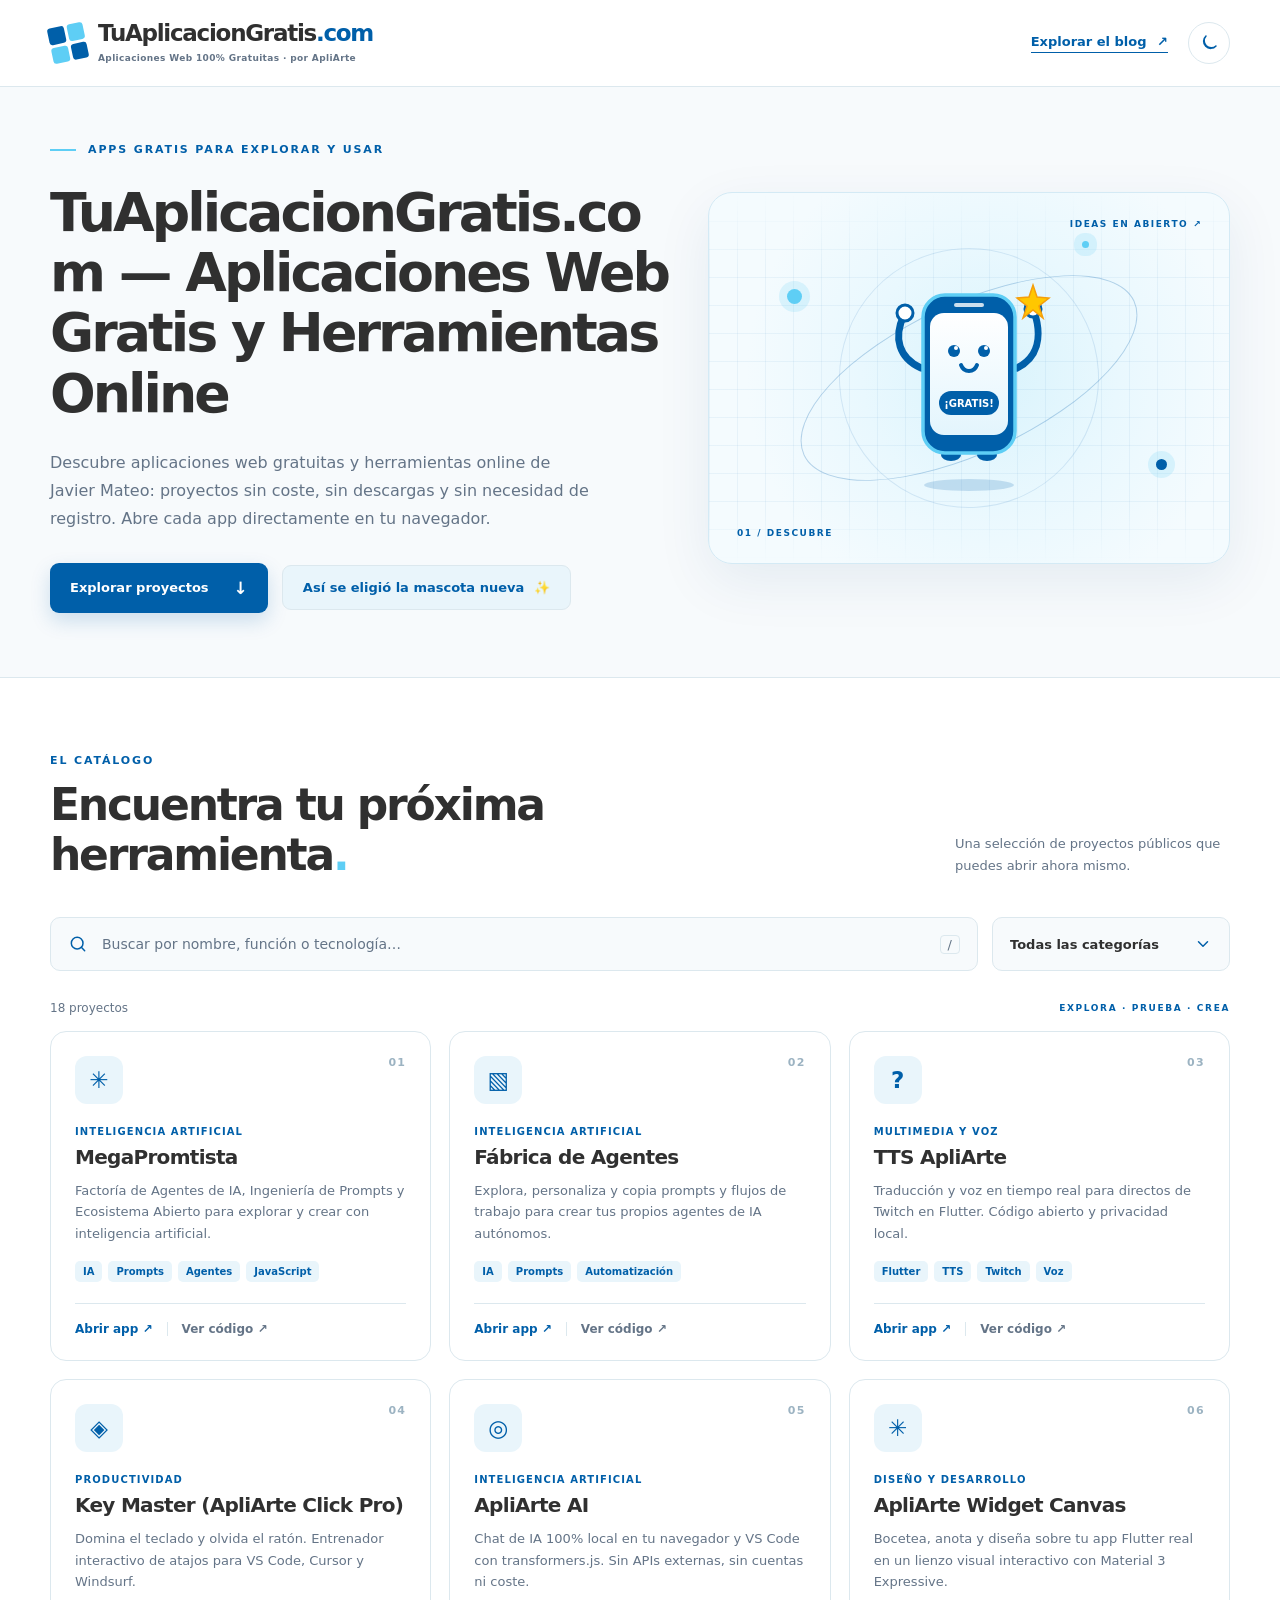
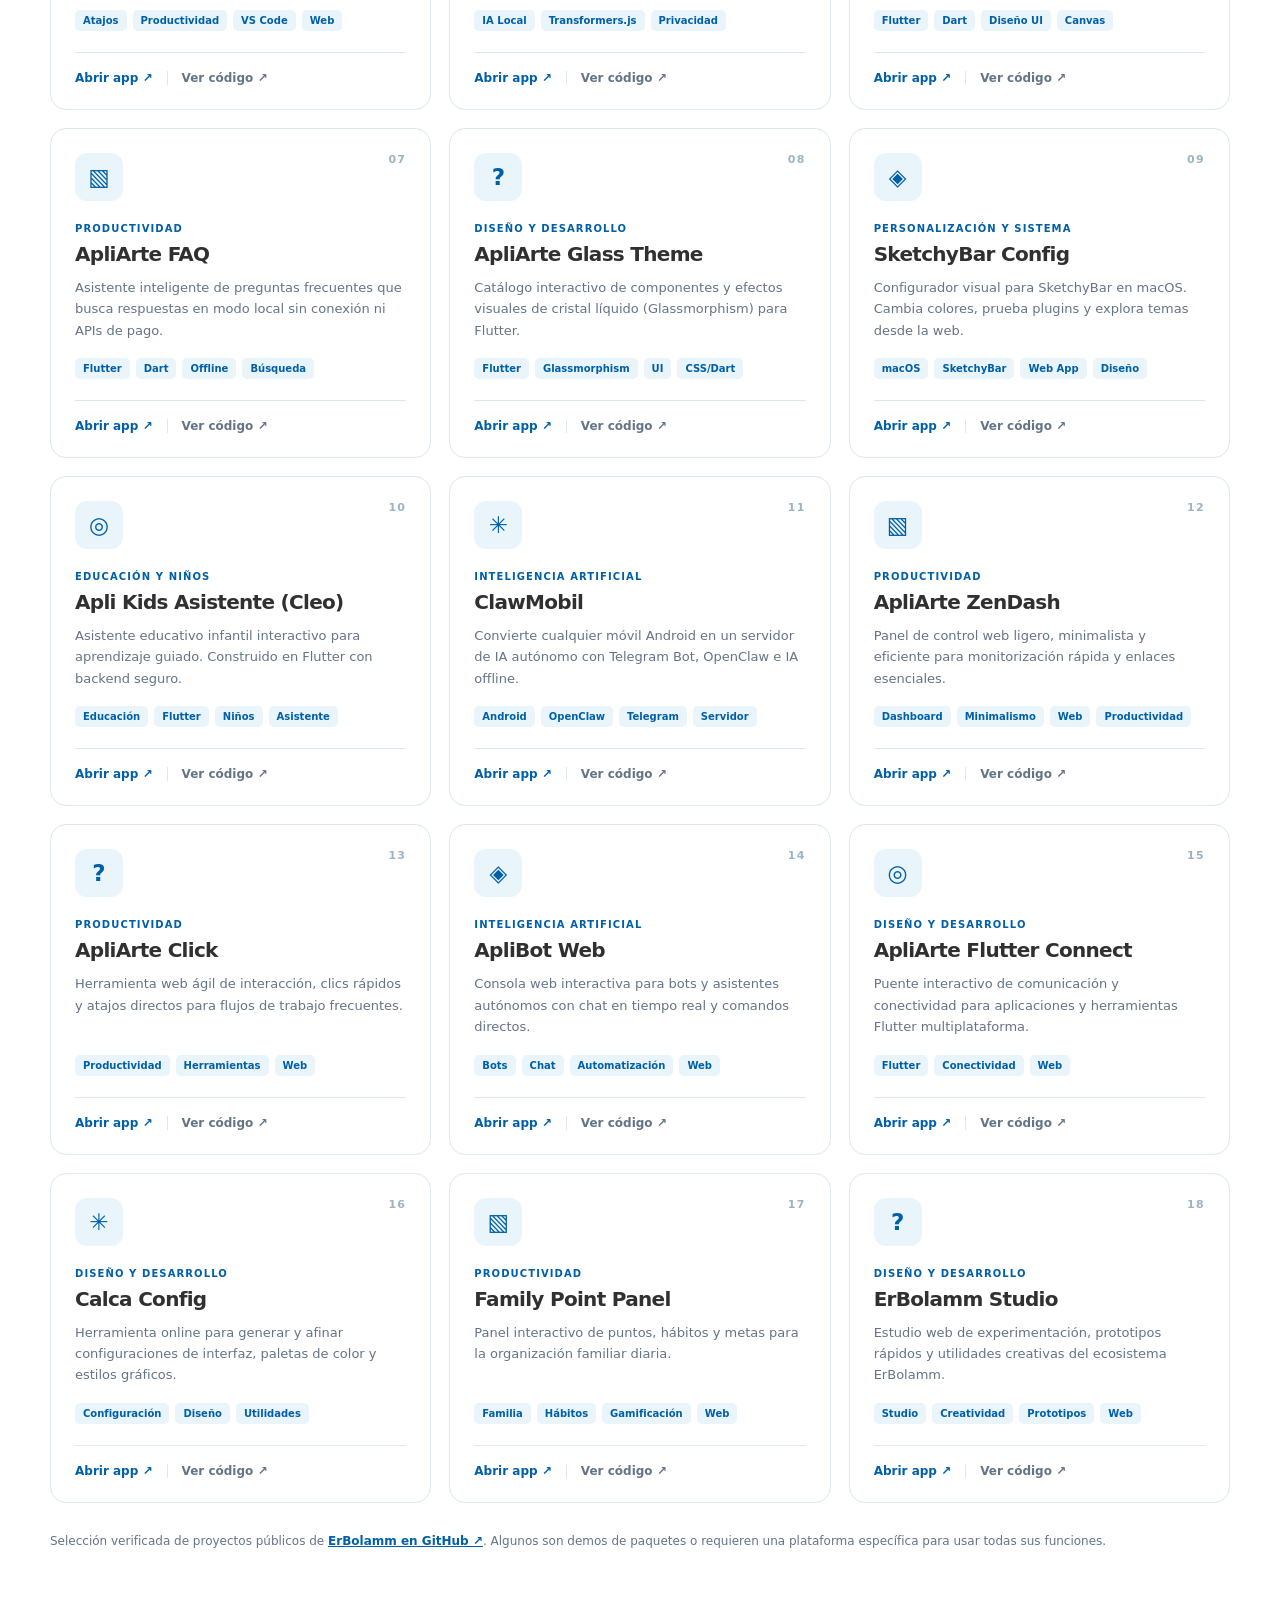
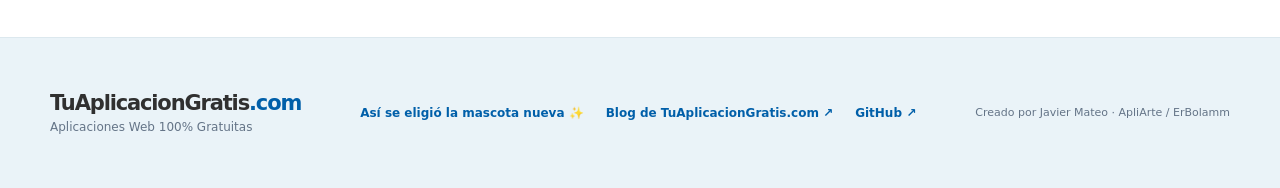
<file: index.html>
<!doctype html>
<html lang="es">
  <head>
    <meta charset="utf-8">
    <meta name="viewport" content="width=device-width, initial-scale=1">
    <meta name="theme-color" content="#f7fafc">
    <meta name="description" content="Catálogo oficial de TuAplicacionGratis.com: las mejores aplicaciones web gratis, utilidades online y software libre creados por Javier Mateo. Úsalas directamente en tu navegador sin registro.">
    <meta name="keywords" content="apps gratis, aplicaciones gratis, aplicaciones web gratis, herramientas online gratis, software gratis, utilidades web gratuitas, free web apps, free online tools, tuaplicaciongratis.com, javier mateo, apliarte, erbolamm">
    <title>TuAplicacionGratis.com — Aplicaciones Web Gratis y Herramientas Online</title>
    <link rel="canonical" href="https://tuaplicaciongratis.com/">
    <meta property="og:title" content="TuAplicacionGratis.com — Aplicaciones Web Gratis y Herramientas Online">
    <meta property="og:description" content="Catálogo oficial de TuAplicacionGratis.com: las mejores aplicaciones web gratis, utilidades online y software libre creados por Javier Mateo. Úsalas directamente en tu navegador sin registro.">
    <meta property="og:url" content="https://tuaplicaciongratis.com/">
    <meta property="og:site_name" content="TuAplicacionGratis.com">
    <meta property="og:type" content="website">
    <meta property="og:locale" content="es_ES">
    <meta name="twitter:card" content="summary_large_image">
    <meta name="twitter:title" content="TuAplicacionGratis.com — Aplicaciones Web Gratis y Herramientas Online">
    <meta name="twitter:description" content="Catálogo oficial de TuAplicacionGratis.com: las mejores aplicaciones web gratis, utilidades online y software libre creados por Javier Mateo. Úsalas directamente en tu navegador sin registro.">
    <script type="application/ld+json">
      {
        "@context": "https://schema.org",
        "@type": "WebSite",
        "name": "TuAplicacionGratis.com",
        "url": "https://tuaplicaciongratis.com/",
        "description": "Aplicaciones web gratuitas y herramientas online de Javier Mateo.",
        "potentialAction": {
          "@type": "SearchAction",
          "target": "https://tuaplicaciongratis.com/?q={search_term_string}#explorar",
          "query-input": "required name=search_term_string"
        }
      }
    </script>
    <script type="application/ld+json">
      {
        "@context": "https://schema.org",
        "@type": "ItemList",
        "name": "Aplicaciones web gratuitas de TuAplicacionGratis.com",
        "url": "https://tuaplicaciongratis.com/#explorar",
        "numberOfItems": 18,
        "itemListElement": [
          {
            "@type": "ListItem",
            "position": 1,
            "item": {
              "@type": "WebApplication",
              "name": "MegaPromtista",
              "description": "Factoría de Agentes de IA, Ingeniería de Prompts y Ecosistema Abierto para explorar y crear con inteligencia artificial.",
              "url": "https://megapromtista.com/",
              "applicationCategory": "Inteligencia artificial",
              "operatingSystem": "Any",
              "offers": {"@type": "Offer", "price": "0", "priceCurrency": "EUR"}
            }
          },
          {
            "@type": "ListItem",
            "position": 2,
            "item": {
              "@type": "WebApplication",
              "name": "Fábrica de Agentes",
              "description": "Explora, personaliza y copia prompts y flujos de trabajo para crear tus propios agentes de IA autónomos.",
              "url": "https://erbolamm.github.io/FabricaDeAgentesApliarte/",
              "applicationCategory": "Inteligencia artificial",
              "operatingSystem": "Any",
              "offers": {"@type": "Offer", "price": "0", "priceCurrency": "EUR"}
            }
          },
          {
            "@type": "ListItem",
            "position": 3,
            "item": {
              "@type": "WebApplication",
              "name": "TTS ApliArte",
              "description": "Traducción y voz en tiempo real para directos de Twitch en Flutter. Código abierto y privacidad local.",
              "url": "https://erbolamm.github.io/tts-apliarte/landing.html",
              "applicationCategory": "Multimedia y voz",
              "operatingSystem": "Any",
              "offers": {"@type": "Offer", "price": "0", "priceCurrency": "EUR"}
            }
          },
          {
            "@type": "ListItem",
            "position": 4,
            "item": {
              "@type": "WebApplication",
              "name": "Key Master (ApliArte Click Pro)",
              "description": "Domina el teclado y olvida el ratón. Entrenador interactivo de atajos para VS Code, Cursor y Windsurf.",
              "url": "https://apliarte-click-pro-2026.web.app/",
              "applicationCategory": "Productividad",
              "operatingSystem": "Any",
              "offers": {"@type": "Offer", "price": "0", "priceCurrency": "EUR"}
            }
          },
          {
            "@type": "ListItem",
            "position": 5,
            "item": {
              "@type": "WebApplication",
              "name": "ApliArte AI",
              "description": "Chat de IA 100% local en tu navegador y VS Code con transformers.js. Sin APIs externas, sin cuentas ni coste.",
              "url": "https://erbolamm.github.io/apliarte-ai/",
              "applicationCategory": "Inteligencia artificial",
              "operatingSystem": "Any",
              "offers": {"@type": "Offer", "price": "0", "priceCurrency": "EUR"}
            }
          },
          {
            "@type": "ListItem",
            "position": 6,
            "item": {
              "@type": "WebApplication",
              "name": "ApliArte Widget Canvas",
              "description": "Bocetea, anota y diseña sobre tu app Flutter real en un lienzo visual interactivo con Material 3 Expressive.",
              "url": "https://erbolamm.github.io/apliarte-widget-canvas/",
              "applicationCategory": "Diseño y desarrollo",
              "operatingSystem": "Any",
              "offers": {"@type": "Offer", "price": "0", "priceCurrency": "EUR"}
            }
          },
          {
            "@type": "ListItem",
            "position": 7,
            "item": {
              "@type": "WebApplication",
              "name": "ApliArte FAQ",
              "description": "Asistente inteligente de preguntas frecuentes que busca respuestas en modo local sin conexión ni APIs de pago.",
              "url": "https://erbolamm.github.io/apliarte_faq/",
              "applicationCategory": "Productividad",
              "operatingSystem": "Any",
              "offers": {"@type": "Offer", "price": "0", "priceCurrency": "EUR"}
            }
          },
          {
            "@type": "ListItem",
            "position": 8,
            "item": {
              "@type": "WebApplication",
              "name": "ApliArte Glass Theme",
              "description": "Catálogo interactivo de componentes y efectos visuales de cristal líquido (Glassmorphism) para Flutter.",
              "url": "https://erbolamm.github.io/apliarte-glass-theme/",
              "applicationCategory": "Diseño y desarrollo",
              "operatingSystem": "Any",
              "offers": {"@type": "Offer", "price": "0", "priceCurrency": "EUR"}
            }
          },
          {
            "@type": "ListItem",
            "position": 9,
            "item": {
              "@type": "WebApplication",
              "name": "SketchyBar Config",
              "description": "Configurador visual para SketchyBar en macOS. Cambia colores, prueba plugins y explora temas desde la web.",
              "url": "https://erbolamm.github.io/SketchyBar-Config/",
              "applicationCategory": "Personalización y sistema",
              "operatingSystem": "Any",
              "offers": {"@type": "Offer", "price": "0", "priceCurrency": "EUR"}
            }
          },
          {
            "@type": "ListItem",
            "position": 10,
            "item": {
              "@type": "WebApplication",
              "name": "Apli Kids Asistente (Cleo)",
              "description": "Asistente educativo infantil interactivo para aprendizaje guiado. Construido en Flutter con backend seguro.",
              "url": "https://erbolamm.github.io/apli-kids-asis/",
              "applicationCategory": "Educación y niños",
              "operatingSystem": "Any",
              "offers": {"@type": "Offer", "price": "0", "priceCurrency": "EUR"}
            }
          },
          {
            "@type": "ListItem",
            "position": 11,
            "item": {
              "@type": "WebApplication",
              "name": "ClawMobil",
              "description": "Convierte cualquier móvil Android en un servidor de IA autónomo con Telegram Bot, OpenClaw e IA offline.",
              "url": "https://erbolamm.github.io/ClawMobil/",
              "applicationCategory": "Inteligencia artificial",
              "operatingSystem": "Any",
              "offers": {"@type": "Offer", "price": "0", "priceCurrency": "EUR"}
            }
          },
          {
            "@type": "ListItem",
            "position": 12,
            "item": {
              "@type": "WebApplication",
              "name": "ApliArte ZenDash",
              "description": "Panel de control web ligero, minimalista y eficiente para monitorización rápida y enlaces esenciales.",
              "url": "https://erbolamm.github.io/ApliArteZenDash/",
              "applicationCategory": "Productividad",
              "operatingSystem": "Any",
              "offers": {"@type": "Offer", "price": "0", "priceCurrency": "EUR"}
            }
          },
          {
            "@type": "ListItem",
            "position": 13,
            "item": {
              "@type": "WebApplication",
              "name": "ApliArte Click",
              "description": "Herramienta web ágil de interacción, clics rápidos y atajos directos para flujos de trabajo frecuentes.",
              "url": "https://erbolamm.github.io/ApliArteClick/",
              "applicationCategory": "Productividad",
              "operatingSystem": "Any",
              "offers": {"@type": "Offer", "price": "0", "priceCurrency": "EUR"}
            }
          },
          {
            "@type": "ListItem",
            "position": 14,
            "item": {
              "@type": "WebApplication",
              "name": "ApliBot Web",
              "description": "Consola web interactiva para bots y asistentes autónomos con chat en tiempo real y comandos directos.",
              "url": "https://erbolamm.github.io/aplibot-web/",
              "applicationCategory": "Inteligencia artificial",
              "operatingSystem": "Any",
              "offers": {"@type": "Offer", "price": "0", "priceCurrency": "EUR"}
            }
          },
          {
            "@type": "ListItem",
            "position": 15,
            "item": {
              "@type": "WebApplication",
              "name": "ApliArte Flutter Connect",
              "description": "Puente interactivo de comunicación y conectividad para aplicaciones y herramientas Flutter multiplataforma.",
              "url": "https://erbolamm.github.io/apliarte-flutter-connect/",
              "applicationCategory": "Diseño y desarrollo",
              "operatingSystem": "Any",
              "offers": {"@type": "Offer", "price": "0", "priceCurrency": "EUR"}
            }
          },
          {
            "@type": "ListItem",
            "position": 16,
            "item": {
              "@type": "WebApplication",
              "name": "Calca Config",
              "description": "Herramienta online para generar y afinar configuraciones de interfaz, paletas de color y estilos gráficos.",
              "url": "https://erbolamm.github.io/calca-config/",
              "applicationCategory": "Diseño y desarrollo",
              "operatingSystem": "Any",
              "offers": {"@type": "Offer", "price": "0", "priceCurrency": "EUR"}
            }
          },
          {
            "@type": "ListItem",
            "position": 17,
            "item": {
              "@type": "WebApplication",
              "name": "Family Point Panel",
              "description": "Panel interactivo de puntos, hábitos y metas para la organización familiar diaria.",
              "url": "https://erbolamm.github.io/family-point-panel/",
              "applicationCategory": "Productividad",
              "operatingSystem": "Any",
              "offers": {"@type": "Offer", "price": "0", "priceCurrency": "EUR"}
            }
          },
          {
            "@type": "ListItem",
            "position": 18,
            "item": {
              "@type": "WebApplication",
              "name": "ErBolamm Studio",
              "description": "Estudio web de experimentación, prototipos rápidos y utilidades creativas del ecosistema ErBolamm.",
              "url": "https://erbolamm.github.io/erbolamm-studio/",
              "applicationCategory": "Diseño y desarrollo",
              "operatingSystem": "Any",
              "offers": {"@type": "Offer", "price": "0", "priceCurrency": "EUR"}
            }
          }
        ]
      }
    </script>
    <link rel="preload" href="app.css" as="style">
    <link rel="stylesheet" href="app.css">
    <script src="app.js" defer></script>
  </head>
  <body>
    <a class="skip-link" href="#catalogo">Saltar al catálogo</a>
    <header class="site-header">
      <div class="shell header-inner">
        <a class="brand" href="/" aria-label="TuAplicacionGratis.com · Inicio">
          <span class="brand-mark" aria-hidden="true"><span></span><span></span><span></span><span></span></span>
          <span class="brand-copy"><span class="brand-name">TuAplicacionGratis<span class="brand-accent">.com</span></span><small>Aplicaciones Web 100% Gratuitas · por ApliArte</small></span>
        </a>
        <nav class="header-actions" aria-label="Navegación principal">
          <a class="blog-link" href="https://blog.tuaplicaciongratis.com" target="_blank" rel="noopener noreferrer">Explorar el blog <span aria-hidden="true">↗</span></a>
          <button class="theme-toggle" id="theme-toggle" type="button" aria-label="Activar modo oscuro" aria-pressed="false" title="Cambiar tema">
            <svg class="moon-icon" viewBox="0 0 24 24" fill="none" stroke="currentColor" stroke-width="1.8" stroke-linecap="round" stroke-linejoin="round" aria-hidden="true"><path d="M20.4 15.6A8.5 8.5 0 0 1 8.4 3.6a8.5 8.5 0 1 0 12 12Z"/></svg>
            <svg class="sun-icon" viewBox="0 0 24 24" fill="none" stroke="currentColor" stroke-width="1.8" stroke-linecap="round" aria-hidden="true"><circle cx="12" cy="12" r="4"/><path d="M12 2v2m0 16v2M4.93 4.93l1.41 1.41m11.32 11.32 1.41 1.41M2 12h2m16 0h2M4.93 19.07l1.41-1.41M17.66 6.34l1.41-1.41"/></svg>
          </button>
        </nav>
      </div>
    </header>

    <main id="catalogo">
      <section class="hero shell" aria-labelledby="hero-title">
        <div class="hero-copy">
          <p class="eyebrow"><span class="eyebrow-line"></span> APPS GRATIS PARA EXPLORAR Y USAR</p>
          <h1 id="hero-title">TuAplicacionGratis.com — Aplicaciones Web Gratis y Herramientas Online</h1>
          <p class="hero-description">Descubre aplicaciones web gratuitas y herramientas online de Javier Mateo: proyectos sin coste, sin descargas y sin necesidad de registro. Abre cada app directamente en tu navegador.</p>
          <div class="hero-actions-row">
            <a class="hero-action" href="#explorar">Explorar proyectos <span aria-hidden="true">↓</span></a>
            <a class="hero-mascot-btn" href="borrador-mascotas.html">Así se eligió la mascota nueva <span aria-hidden="true">✨</span></a>
          </div>
        </div>
        <div class="hero-art" aria-hidden="true">
          <div class="art-grid"></div>
          <div class="art-orbit orbit-one"></div>
          <div class="art-orbit orbit-two"></div>
          <div class="art-mascot">
            <div class="mascot-float-wrap">
              <svg class="mascot" viewBox="0 0 200 230" fill="none" xmlns="http://www.w3.org/2000/svg" focusable="false" aria-label="Mascota oficial Sparky de TuAplicacionGratis.com">
                <ellipse class="mascot-shadow" cx="100" cy="222" rx="45" ry="6" fill="rgba(0,95,169,0.18)"/>

                <!-- Zapatitos / pies de apoyo -->
                <ellipse cx="82" cy="192" rx="10" ry="6" fill="#005fa9"/>
                <ellipse cx="118" cy="192" rx="10" ry="6" fill="#005fa9"/>

                <!-- Brazo izquierdo saludando -->
                <g class="mascot-wave-left">
                  <path d="M52 105 C30 95 24 75 35 52" stroke="#005fa9" stroke-width="7" stroke-linecap="round" fill="none"/>
                  <circle cx="36" cy="50" r="8" fill="#ffffff" stroke="#005fa9" stroke-width="3"/>
                </g>

                <!-- Brazo derecho levantando estrella -->
                <g class="mascot-wave-right">
                  <path d="M148 105 C168 95 174 75 165 48" stroke="#005fa9" stroke-width="7" stroke-linecap="round" fill="none"/>
                  <circle cx="164" cy="46" r="8" fill="#ffffff" stroke="#005fa9" stroke-width="3"/>
                  <!-- Estrella brillante -->
                  <path class="mascot-sparkle" d="M164 22 L168 34 L180 35 L170 43 L174 55 L164 47 L154 55 L158 43 L148 35 L160 34 Z" fill="#ffc700" stroke="#f59e0b" stroke-width="1.5"/>
                </g>

                <!-- Cuerpo Smartphone -->
                <rect x="54" y="32" width="92" height="158" rx="22" fill="#005fa9" stroke="#5ecef5" stroke-width="3.5"/>
                <rect x="85" y="40" width="30" height="4" rx="2" fill="#ffffff" opacity="0.8"/>

                <!-- Pantalla con degradado -->
                <defs>
                  <linearGradient id="p2-screen" x1="0" y1="0" x2="0" y2="1">
                    <stop offset="0%" stop-color="#ffffff"/>
                    <stop offset="100%" stop-color="#e3f5fd"/>
                  </linearGradient>
                </defs>
                <rect x="61" y="50" width="78" height="122" rx="14" fill="url(#p2-screen)"/>

                <!-- Cara alegre -->
                <circle cx="85" cy="88" r="6" fill="#005fa9"/>
                <circle cx="87" cy="85" r="2" fill="#ffffff"/>
                <circle cx="115" cy="88" r="6" fill="#005fa9"/>
                <circle cx="117" cy="85" r="2" fill="#ffffff"/>
                <path d="M92 102 C95 110 105 110 108 102" stroke="#005fa9" stroke-width="4" stroke-linecap="round" fill="none"/>

                <!-- Insignia en pantalla -->
                <rect x="70" y="128" width="60" height="24" rx="12" fill="#005fa9"/>
                <text x="100" y="144" font-size="10" font-weight="900" fill="#ffffff" text-anchor="middle" font-family="system-ui, -apple-system, sans-serif">¡GRATIS!</text>
              </svg>
            </div>
          </div>
          <span class="art-dot dot-one"></span><span class="art-dot dot-two"></span><span class="art-dot dot-three"></span>
          <span class="art-label label-one">01 / DESCUBRE</span><span class="art-label label-two">IDEAS EN ABIERTO ↗</span>
        </div>
      </section>

      <section class="catalog-section" id="explorar" aria-labelledby="catalog-title">
        <div class="shell">
          <div class="section-heading">
            <div><p class="section-kicker">EL CATÁLOGO</p><h2 id="catalog-title">Encuentra tu próxima herramienta<span>.</span></h2></div>
            <p class="section-aside">Una selección de proyectos públicos que puedes abrir ahora mismo.</p>
          </div>
          <div class="controls" role="search" aria-label="Buscar proyectos">
            <label class="search-box" for="search-input"><svg viewBox="0 0 24 24" fill="none" stroke="currentColor" stroke-width="1.8" stroke-linecap="round" aria-hidden="true"><circle cx="11" cy="11" r="7"/><path d="m20 20-4-4"/></svg><input id="search-input" type="search" placeholder="Buscar por nombre, función o tecnología…" autocomplete="off"><span class="search-shortcut" aria-hidden="true">/</span></label>
            <label class="category-wrap" for="category-filter"><span class="sr-only">Filtrar por categoría</span><select id="category-filter"><option value="all">Todas las categorías</option></select><svg viewBox="0 0 24 24" fill="none" stroke="currentColor" stroke-width="2" stroke-linecap="round" stroke-linejoin="round" aria-hidden="true"><path d="m6 9 6 6 6-6"/></svg></label>
          </div>
          <div class="results-bar"><p id="results-count" role="status" aria-live="polite">Cargando proyectos…</p><span class="results-decoration" aria-hidden="true">EXPLORA · PRUEBA · CREA</span></div>
          <div class="card-grid" id="card-grid" aria-live="off"></div>
          <div class="empty-state" id="empty-state" hidden><span aria-hidden="true">⌕</span><h3>No encontramos coincidencias</h3><p>Prueba con otro término o cambia la categoría.</p><button id="reset-filters" type="button">Ver todos los proyectos <span aria-hidden="true">↗</span></button></div>
          <p class="catalog-note">Selección verificada de proyectos públicos de <a href="https://github.com/erbolamm" target="_blank" rel="noopener noreferrer">ErBolamm en GitHub ↗</a>. Algunos son demos de paquetes o requieren una plataforma específica para usar todas sus funciones.</p>
        </div>
      </section>
    </main>

    <footer class="site-footer"><div class="shell footer-inner"><div><span class="footer-brand">TuAplicacionGratis<span>.com</span></span><p>Aplicaciones Web 100% Gratuitas</p></div><div class="footer-links"><a href="borrador-mascotas.html">Así se eligió la mascota nueva ✨</a><a href="https://blog.tuaplicaciongratis.com" target="_blank" rel="noopener noreferrer">Blog de TuAplicacionGratis.com ↗</a><a href="https://github.com/erbolamm" target="_blank" rel="noopener noreferrer">GitHub ↗</a></div><span class="footer-credit">Creado por Javier Mateo · ApliArte / ErBolamm</span></div></footer>
    <script>
      const catalogQuery = new URLSearchParams(window.location.search).get("q");
      if (catalogQuery) document.getElementById("search-input").value = catalogQuery;
    </script>
  </body>
</html>
</file>
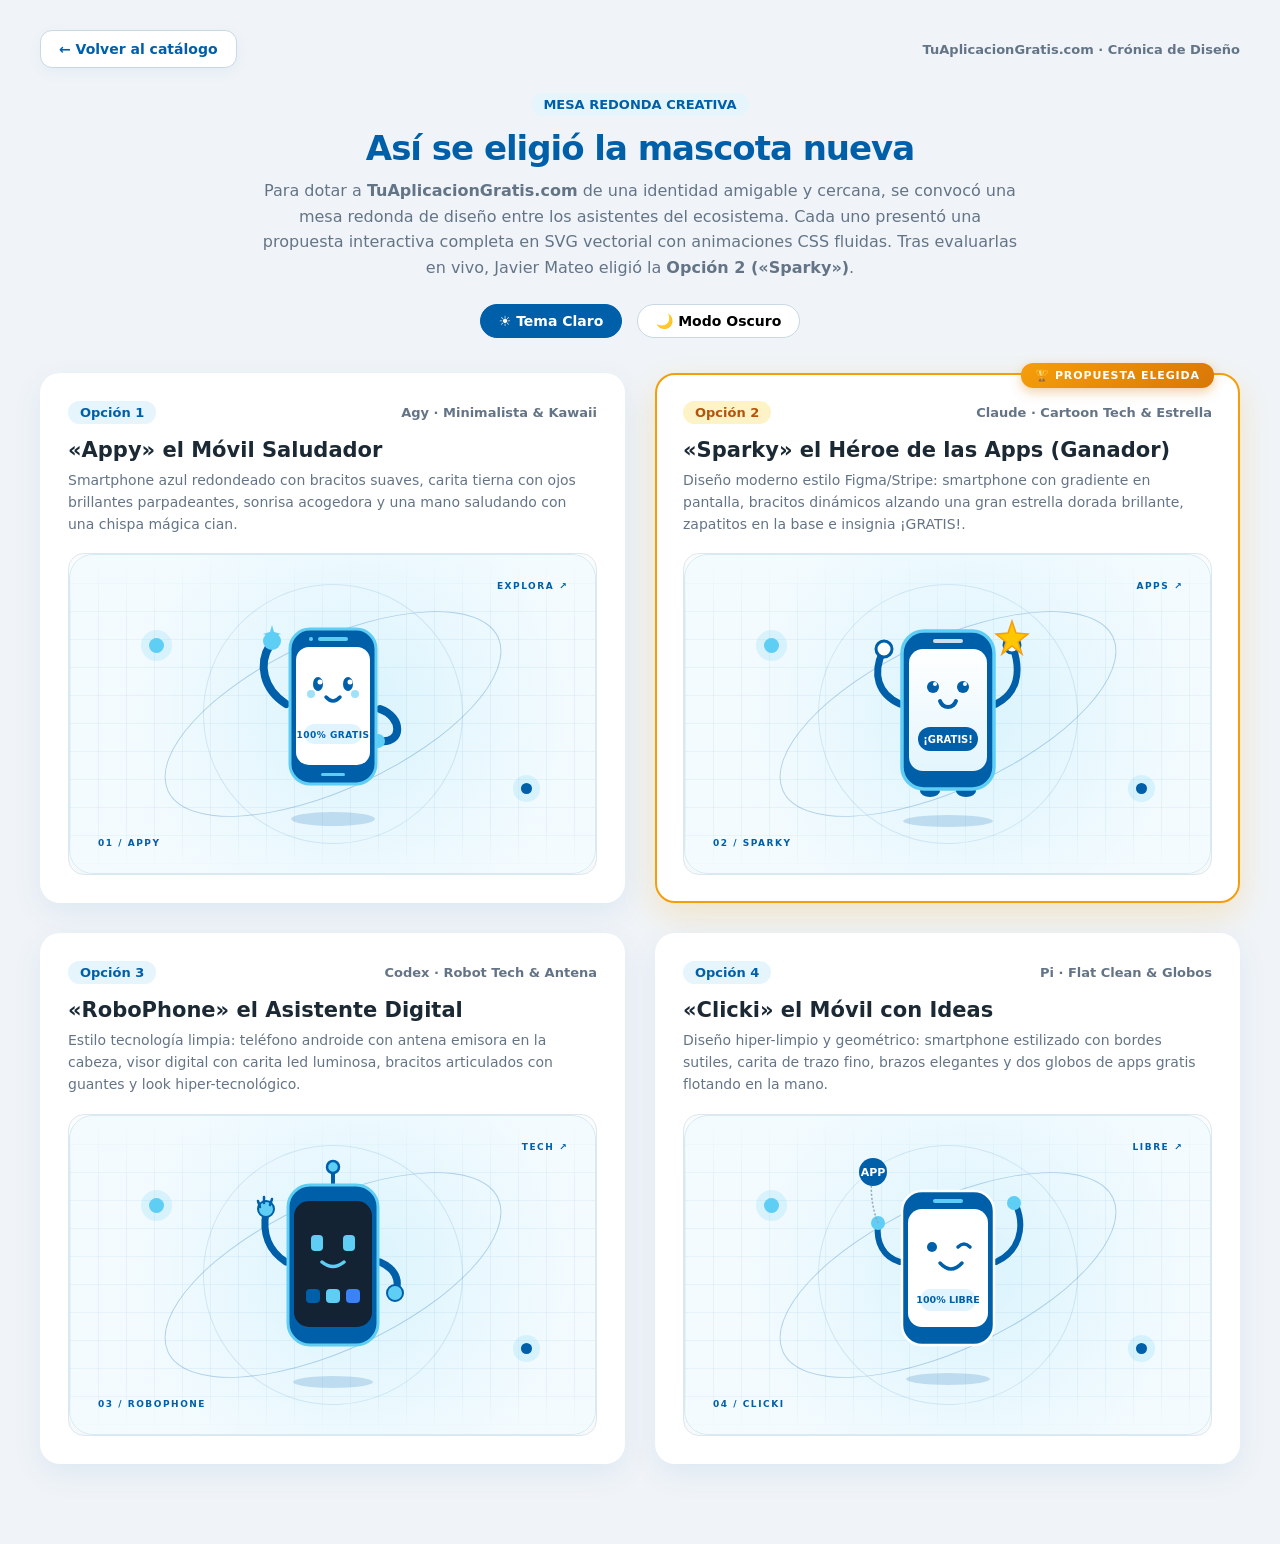
<file: borrador-mascotas.html>
<!DOCTYPE html>
<html lang="es">
<head>
  <meta charset="UTF-8">
  <meta name="viewport" content="width=device-width, initial-scale=1.0">
  <title>Así se eligió la mascota oficial · TuAplicacionGratis.com</title>
  <meta name="description" content="Mesa redonda de diseño de TuAplicacionGratis.com: las 4 propuestas animadas en SVG vectorial y la elección de Sparky como mascota oficial.">
  <link rel="stylesheet" href="app.css">
  <style>
    body {
      background: #f0f4f8;
      font-family: system-ui, -apple-system, sans-serif;
      margin: 0;
      padding: 30px 20px 80px;
      color: #1b2935;
    }
    .header-mesa {
      max-width: 1200px;
      margin: 0 auto 35px;
      text-align: center;
    }
    .back-nav {
      display: flex;
      justify-content: space-between;
      align-items: center;
      max-width: 1200px;
      margin: 0 auto 25px;
    }
    .back-btn {
      display: inline-flex;
      align-items: center;
      gap: 8px;
      padding: 10px 18px;
      border-radius: 12px;
      background: #fff;
      border: 1px solid #c8d8e4;
      color: #005fa9;
      font-weight: 750;
      font-size: 14px;
      text-decoration: none;
      box-shadow: 0 4px 14px rgba(0,95,169,0.06);
      transition: all .2s;
    }
    .back-btn:hover {
      background: #005fa9;
      color: #fff;
      transform: translateY(-2px);
    }
    .header-mesa h1 {
      font-size: 34px;
      margin: 12px 0 10px;
      color: #005fa9;
      letter-spacing: -0.03em;
    }
    .header-mesa p {
      font-size: 16px;
      color: #647487;
      margin: 0 auto;
      max-width: 760px;
      line-height: 1.6;
    }
    .theme-bar {
      display: flex;
      justify-content: center;
      gap: 15px;
      margin-top: 24px;
    }
    .theme-btn {
      padding: 8px 18px;
      border-radius: 20px;
      border: 1px solid #c8d8e4;
      background: #fff;
      cursor: pointer;
      font-weight: 700;
      font-size: 14px;
      transition: all .2s;
    }
    .theme-btn.active {
      background: #005fa9;
      color: #fff;
      border-color: #005fa9;
    }
    .grid-propuestas {
      max-width: 1200px;
      margin: 0 auto;
      display: grid;
      grid-template-columns: repeat(2, 1fr);
      gap: 30px;
    }
    @media(max-width: 850px) {
      .grid-propuestas {
        grid-template-columns: 1fr;
      }
    }
    .card-propuesta {
      background: #fff;
      border-radius: 20px;
      padding: 26px;
      box-shadow: 0 10px 30px rgba(0, 95, 169, 0.08);
      border: 2px solid transparent;
      display: flex;
      flex-direction: column;
      position: relative;
    }
    .card-propuesta.ganadora {
      border-color: #f59e0b;
      box-shadow: 0 12px 35px rgba(245, 158, 11, 0.2);
    }
    .badge-ganadora {
      position: absolute;
      top: -12px;
      right: 24px;
      background: linear-gradient(135deg, #f59e0b, #d97706);
      color: #fff;
      font-size: 11px;
      font-weight: 900;
      letter-spacing: 0.08em;
      padding: 6px 14px;
      border-radius: 12px;
      box-shadow: 0 4px 12px rgba(217, 119, 6, 0.35);
      text-transform: uppercase;
    }
    .propuesta-header {
      display: flex;
      justify-content: space-between;
      align-items: center;
      margin-bottom: 14px;
    }
    .propuesta-num {
      display: inline-block;
      padding: 4px 12px;
      border-radius: 12px;
      background: #e6f5fc;
      color: #005fa9;
      font-weight: 800;
      font-size: 13px;
    }
    .propuesta-autor {
      font-size: 13px;
      font-weight: 700;
      color: #647487;
    }
    .propuesta-title {
      font-size: 21px;
      font-weight: 800;
      margin: 0 0 8px;
    }
    .propuesta-desc {
      font-size: 14px;
      line-height: 1.55;
      color: #647487;
      margin: 0 0 18px;
    }
    .preview-box {
      border-radius: 16px;
      overflow: hidden;
      border: 1px solid #dce8ee;
      min-height: 320px;
      display: flex;
      align-items: center;
      justify-content: center;
      position: relative;
    }

    /* Keyframes para las mascotas */
    @keyframes mascot-float {
      0%, 100% { transform: translateY(0); }
      50% { transform: translateY(-10px); }
    }
    @keyframes mascot-wave-left {
      0%, 100% { transform: rotate(0deg); }
      50% { transform: rotate(-18deg); }
    }
    @keyframes mascot-wave-right {
      0%, 100% { transform: rotate(0deg); }
      50% { transform: rotate(18deg); }
    }
    @keyframes mascot-blink {
      0%, 90%, 100% { transform: scaleY(1); }
      95% { transform: scaleY(0.1); }
    }
    @keyframes mascot-sparkle {
      0%, 100% { transform: scale(1) rotate(0deg); opacity: 0.9; }
      50% { transform: scale(1.2) rotate(15deg); opacity: 1; }
    }
  </style>
</head>
<body>

  <div class="back-nav">
    <a href="index.html" class="back-btn">← Volver al catálogo</a>
    <span style="font-weight: 700; font-size: 13px; color: #647487;">TuAplicacionGratis.com · Crónica de Diseño</span>
  </div>

  <div class="header-mesa">
    <span class="propuesta-num">MESA REDONDA CREATIVA</span>
    <h1>Así se eligió la mascota nueva</h1>
    <p>Para dotar a <strong>TuAplicacionGratis.com</strong> de una identidad amigable y cercana, se convocó una mesa redonda de diseño entre los asistentes del ecosistema. Cada uno presentó una propuesta interactiva completa en SVG vectorial con animaciones CSS fluidas. Tras evaluarlas en vivo, Javier Mateo eligió la <strong>Opción 2 («Sparky»)</strong>.</p>
    <div class="theme-bar">
      <button class="theme-btn active" onclick="setPreviewTheme('light')">☀️ Tema Claro</button>
      <button class="theme-btn" onclick="setPreviewTheme('dark')">🌙 Modo Oscuro</button>
    </div>
  </div>

  <div class="grid-propuestas">

    <!-- PROPUESTA 1: AGY (KAWAII & AMIGABLE) -->
    <div class="card-propuesta">
      <div class="propuesta-header">
        <span class="propuesta-num">Opción 1</span>
        <span class="propuesta-autor">Agy · Minimalista & Kawaii</span>
      </div>
      <h3 class="propuesta-title">«Appy» el Móvil Saludador</h3>
      <p class="propuesta-desc">Smartphone azul redondeado con bracitos suaves, carita tierna con ojos brillantes parpadeantes, sonrisa acogedora y una mano saludando con una chispa mágica cian.</p>
      <div class="preview-box">
        <div class="hero-art" style="width: 100%; min-height: 320px; display: flex; align-items: center; justify-content: center; position: relative;">
          <div class="art-grid"></div>
          <div class="art-orbit orbit-one"></div>
          <div class="art-orbit orbit-two"></div>
          
          <!-- SVG PROPUESTA 1 -->
          <div style="position: relative; z-index: 10; animation: mascot-float 3s ease-in-out infinite;">
            <svg width="190" height="230" viewBox="0 0 190 230" fill="none" xmlns="http://www.w3.org/2000/svg">
              <ellipse cx="95" cy="220" rx="42" ry="7" fill="rgba(0,95,169,0.18)"/>
              
              <!-- Brazo derecho (descanso) -->
              <path d="M142 110 C165 118 165 145 142 142" stroke="#005fa9" stroke-width="8" stroke-linecap="round" fill="none"/>
              <circle cx="140" cy="142" r="7" fill="#5ecef5"/>

              <!-- Brazo izquierdo (saludando) -->
              <g style="transform-origin: 48px 105px; animation: mascot-wave-left 1.6s ease-in-out infinite;">
                <path d="M48 105 C25 90 20 65 32 46" stroke="#005fa9" stroke-width="8" stroke-linecap="round" fill="none"/>
                <circle cx="34" cy="42" r="9" fill="#5ecef5"/>
                <!-- Chispa mágica -->
                <path d="M34 26 L36 33 L43 35 L36 37 L34 44 L32 37 L25 35 L32 33 Z" fill="#5ecef5" style="transform-origin: 34px 35px; animation: mascot-sparkle 2s ease-in-out infinite;"/>
              </g>

              <!-- Cuerpo Smartphone -->
              <rect x="52" y="30" width="86" height="155" rx="20" fill="#005fa9" stroke="#5ecef5" stroke-width="3"/>
              <rect x="80" y="38" width="30" height="4" rx="2" fill="#5ecef5"/>
              <circle cx="73" cy="40" r="2" fill="#5ecef5"/>
              
              <!-- Pantalla -->
              <rect x="58" y="48" width="74" height="118" rx="13" fill="#ffffff"/>
              
              <!-- Carita Kawaii -->
              <g style="transform-origin: 95px 95px; animation: mascot-blink 4s infinite;">
                <ellipse cx="80" cy="85" rx="5" ry="7" fill="#005fa9"/>
                <circle cx="82" cy="83" r="2.5" fill="#ffffff"/>
                <ellipse cx="110" cy="85" rx="5" ry="7" fill="#005fa9"/>
                <circle cx="112" cy="83" r="2.5" fill="#ffffff"/>
              </g>
              <circle cx="73" cy="95" r="4" fill="#5ecef5" opacity="0.6"/>
              <circle cx="117" cy="95" r="4" fill="#5ecef5" opacity="0.6"/>
              <path d="M88 98 Q95 106 102 98" stroke="#005fa9" stroke-width="3.5" stroke-linecap="round" fill="none"/>

              <rect x="66" y="125" width="58" height="20" rx="10" fill="#e0f4ff"/>
              <text x="95" y="139" font-size="9" font-weight="900" fill="#005fa9" text-anchor="middle" letter-spacing="0.5">100% GRATIS</text>

              <rect x="83" y="174" width="24" height="3" rx="1.5" fill="#5ecef5"/>
            </svg>
          </div>
          
          <span class="art-dot dot-one"></span><span class="art-dot dot-two"></span>
          <span class="art-label label-one">01 / APPY</span><span class="art-label label-two">EXPLORA ↗</span>
        </div>
      </div>
    </div>

    <!-- PROPUESTA 2: CLAUDE (CARTOON SAAS CON ESTRELLA) - GANADORA -->
    <div class="card-propuesta ganadora">
      <span class="badge-ganadora">🏆 Propuesta Elegida</span>
      <div class="propuesta-header">
        <span class="propuesta-num" style="background: #fef3c7; color: #b45309;">Opción 2</span>
        <span class="propuesta-autor">Claude · Cartoon Tech & Estrella</span>
      </div>
      <h3 class="propuesta-title">«Sparky» el Héroe de las Apps (Ganador)</h3>
      <p class="propuesta-desc">Diseño moderno estilo Figma/Stripe: smartphone con gradiente en pantalla, bracitos dinámicos alzando una gran estrella dorada brillante, zapatitos en la base e insignia ¡GRATIS!.</p>
      <div class="preview-box">
        <div class="hero-art" style="width: 100%; min-height: 320px; display: flex; align-items: center; justify-content: center; position: relative;">
          <div class="art-grid"></div>
          <div class="art-orbit orbit-one"></div>
          <div class="art-orbit orbit-two"></div>

          <!-- SVG PROPUESTA 2 -->
          <div style="position: relative; z-index: 10; animation: mascot-float 3.5s ease-in-out infinite;">
            <svg width="200" height="230" viewBox="0 0 200 230" fill="none" xmlns="http://www.w3.org/2000/svg">
              <ellipse cx="100" cy="222" rx="45" ry="6" fill="rgba(0,95,169,0.18)"/>

              <!-- Zapatitos / pies de apoyo -->
              <ellipse cx="82" cy="192" rx="10" ry="6" fill="#005fa9"/>
              <ellipse cx="118" cy="192" rx="10" ry="6" fill="#005fa9"/>

              <!-- Brazo izquierdo saludando -->
              <g style="transform-origin: 52px 105px; animation: mascot-wave-left 2s ease-in-out infinite;">
                <path d="M52 105 C30 95 24 75 35 52" stroke="#005fa9" stroke-width="7" stroke-linecap="round" fill="none"/>
                <circle cx="36" cy="50" r="8" fill="#ffffff" stroke="#005fa9" stroke-width="3"/>
              </g>

              <!-- Brazo derecho levantando estrella -->
              <g style="transform-origin: 148px 105px; animation: mascot-wave-right 2s ease-in-out infinite;">
                <path d="M148 105 C168 95 174 75 165 48" stroke="#005fa9" stroke-width="7" stroke-linecap="round" fill="none"/>
                <circle cx="164" cy="46" r="8" fill="#ffffff" stroke="#005fa9" stroke-width="3"/>
                <!-- Estrella brillante -->
                <path d="M164 22 L168 34 L180 35 L170 43 L174 55 L164 47 L154 55 L158 43 L148 35 L160 34 Z" fill="#ffc700" stroke="#f59e0b" stroke-width="1.5" style="transform-origin: 164px 38px; animation: mascot-sparkle 2.5s infinite;"/>
              </g>

              <!-- Cuerpo Smartphone -->
              <rect x="54" y="32" width="92" height="158" rx="22" fill="#005fa9" stroke="#5ecef5" stroke-width="3.5"/>
              <rect x="85" y="40" width="30" height="4" rx="2" fill="#ffffff" opacity="0.8"/>

              <!-- Pantalla con degradado -->
              <defs>
                <linearGradient id="p2-screen" x1="0" y1="0" x2="0" y2="1">
                  <stop offset="0%" stop-color="#ffffff"/>
                  <stop offset="100%" stop-color="#e3f5fd"/>
                </linearGradient>
              </defs>
              <rect x="61" y="50" width="78" height="122" rx="14" fill="url(#p2-screen)"/>

              <!-- Cara alegre -->
              <circle cx="85" cy="88" r="6" fill="#005fa9"/>
              <circle cx="87" cy="85" r="2" fill="#ffffff"/>
              <circle cx="115" cy="88" r="6" fill="#005fa9"/>
              <circle cx="117" cy="85" r="2" fill="#ffffff"/>
              <path d="M92 102 C95 110 105 110 108 102" stroke="#005fa9" stroke-width="4" stroke-linecap="round" fill="none"/>

              <!-- Insignia en pantalla -->
              <rect x="70" y="128" width="60" height="24" rx="12" fill="#005fa9"/>
              <text x="100" y="144" font-size="10" font-weight="900" fill="#ffffff" text-anchor="middle" font-family="system-ui, -apple-system, sans-serif">¡GRATIS!</text>
            </svg>
          </div>

          <span class="art-dot dot-one"></span><span class="art-dot dot-two"></span>
          <span class="art-label label-one">02 / SPARKY</span><span class="art-label label-two">APPS ↗</span>
        </div>
      </div>
    </div>

    <!-- PROPUESTA 3: CODEX (ROBOT TECH CON ANTENA Y RADAR) -->
    <div class="card-propuesta">
      <div class="propuesta-header">
        <span class="propuesta-num">Opción 3</span>
        <span class="propuesta-autor">Codex · Robot Tech & Antena</span>
      </div>
      <h3 class="propuesta-title">«RoboPhone» el Asistente Digital</h3>
      <p class="propuesta-desc">Estilo tecnología limpia: teléfono androide con antena emisora en la cabeza, visor digital con carita led luminosa, bracitos articulados con guantes y look hiper-tecnológico.</p>
      <div class="preview-box">
        <div class="hero-art" style="width: 100%; min-height: 320px; display: flex; align-items: center; justify-content: center; position: relative;">
          <div class="art-grid"></div>
          <div class="art-orbit orbit-one"></div>
          <div class="art-orbit orbit-two"></div>

          <!-- SVG PROPUESTA 3 -->
          <div style="position: relative; z-index: 10; animation: mascot-float 3.2s ease-in-out infinite;">
            <svg width="190" height="235" viewBox="0 0 190 235" fill="none" xmlns="http://www.w3.org/2000/svg">
              <ellipse cx="95" cy="225" rx="40" ry="6" fill="rgba(0,95,169,0.18)"/>

              <line x1="95" y1="28" x2="95" y2="12" stroke="#005fa9" stroke-width="4" stroke-linecap="round"/>
              <circle cx="95" cy="10" r="6" fill="#5ecef5" stroke="#005fa9" stroke-width="2.5"/>

              <g style="transform-origin: 48px 105px; animation: mascot-wave-left 1.8s ease-in-out infinite;">
                <path d="M48 105 Q22 88 28 55" stroke="#005fa9" stroke-width="7" stroke-linecap="round" fill="none"/>
                <circle cx="28" cy="52" r="8" fill="#5ecef5" stroke="#005fa9" stroke-width="2"/>
                <path d="M22 50 L20 44 M26 46 L26 40 M32 48 L34 42" stroke="#005fa9" stroke-width="2.5" stroke-linecap="round"/>
              </g>

              <path d="M142 105 Q164 115 158 135" stroke="#005fa9" stroke-width="7" stroke-linecap="round" fill="none"/>
              <circle cx="157" cy="136" r="8" fill="#5ecef5" stroke="#005fa9" stroke-width="2"/>

              <rect x="50" y="28" width="90" height="160" rx="22" fill="#005fa9" stroke="#5ecef5" stroke-width="3"/>
              
              <rect x="56" y="44" width="78" height="126" rx="15" fill="#132333"/>

              <rect x="73" y="78" width="12" height="16" rx="4" fill="#5ecef5"/>
              <rect x="105" y="78" width="12" height="16" rx="4" fill="#5ecef5"/>
              <path d="M84 105 Q95 114 106 105" stroke="#5ecef5" stroke-width="3.5" stroke-linecap="round" fill="none"/>

              <rect x="68" y="132" width="14" height="14" rx="4" fill="#005fa9"/>
              <rect x="88" y="132" width="14" height="14" rx="4" fill="#5ecef5"/>
              <rect x="108" y="132" width="14" height="14" rx="4" fill="#3b82f6"/>
            </svg>
          </div>

          <span class="art-dot dot-one"></span><span class="art-dot dot-two"></span>
          <span class="art-label label-one">03 / ROBOPHONE</span><span class="art-label label-two">TECH ↗</span>
        </div>
      </div>
    </div>

    <!-- PROPUESTA 4: PI (MINIMALISTA MODERNO & VIBRANTE) -->
    <div class="card-propuesta">
      <div class="propuesta-header">
        <span class="propuesta-num">Opción 4</span>
        <span class="propuesta-autor">Pi · Flat Clean & Globos</span>
      </div>
      <h3 class="propuesta-title">«Clicki» el Móvil con Ideas</h3>
      <p class="propuesta-desc">Diseño hiper-limpio y geométrico: smartphone estilizado con bordes sutiles, carita de trazo fino, brazos elegantes y dos globos de apps gratis flotando en la mano.</p>
      <div class="preview-box">
        <div class="hero-art" style="width: 100%; min-height: 320px; display: flex; align-items: center; justify-content: center; position: relative;">
          <div class="art-grid"></div>
          <div class="art-orbit orbit-one"></div>
          <div class="art-orbit orbit-two"></div>

          <!-- SVG PROPUESTA 4 -->
          <div style="position: relative; z-index: 10; animation: mascot-float 2.8s ease-in-out infinite;">
            <svg width="200" height="235" viewBox="0 0 200 235" fill="none" xmlns="http://www.w3.org/2000/svg">
              <ellipse cx="100" cy="222" rx="42" ry="6" fill="rgba(0,95,169,0.18)"/>

              <g style="transform-origin: 52px 105px;">
                <path d="M52 105 C35 100 28 85 30 68" stroke="#005fa9" stroke-width="6" stroke-linecap="round" fill="none"/>
                <circle cx="30" cy="66" r="7" fill="#5ecef5"/>
                <path d="M30 66 Q20 40 25 15" stroke="#94a3b8" stroke-width="1.5" stroke-dasharray="2 2" fill="none"/>
                <circle cx="25" cy="15" r="14" fill="#005fa9"/>
                <text x="25" y="19" font-size="11" font-weight="900" fill="#ffffff" text-anchor="middle">APP</text>
              </g>

              <g style="transform-origin: 148px 105px; animation: mascot-wave-right 1.8s ease-in-out infinite;">
                <path d="M148 105 C170 95 178 72 168 48" stroke="#005fa9" stroke-width="6" stroke-linecap="round" fill="none"/>
                <circle cx="166" cy="46" r="7" fill="#5ecef5"/>
              </g>

              <rect x="54" y="34" width="92" height="154" rx="20" fill="#005fa9" stroke="#ffffff" stroke-width="2.5"/>
              <rect x="85" y="42" width="30" height="4" rx="2" fill="#5ecef5"/>

              <rect x="60" y="52" width="80" height="118" rx="14" fill="#ffffff"/>

              <circle cx="84" cy="90" r="5" fill="#005fa9"/>
              <path d="M110 90 Q116 84 122 90" stroke="#005fa9" stroke-width="3.5" stroke-linecap="round" fill="none"/>
              <path d="M92 106 Q103 118 114 106" stroke="#005fa9" stroke-width="3.5" stroke-linecap="round" fill="none"/>

              <rect x="72" y="132" width="56" height="22" rx="11" fill="#e0f4ff"/>
              <text x="100" y="146" font-size="9.5" font-weight="850" fill="#005fa9" text-anchor="middle">100% LIBRE</text>
            </svg>
          </div>

          <span class="art-dot dot-one"></span><span class="art-dot dot-two"></span>
          <span class="art-label label-one">04 / CLICKI</span><span class="art-label label-two">LIBRE ↗</span>
        </div>
      </div>
    </div>

  </div>

  <script>
    function setPreviewTheme(theme) {
      document.querySelectorAll('.theme-btn').forEach(b => b.classList.remove('active'));
      event.target.classList.add('active');
      document.querySelectorAll('.hero-art').forEach(el => {
        if (theme === 'dark') {
          el.setAttribute('data-theme', 'dark');
          el.style.background = 'radial-gradient(circle at 54% 49%, #244d65 0, #1e3b4e 40%, #1b2935 76%)';
          el.style.borderColor = '#354856';
        } else {
          el.removeAttribute('data-theme');
          el.style.background = 'radial-gradient(circle at 54% 49%, #d9f3fc 0, #e9f8fe 38%, #f4fbfe 72%)';
          el.style.borderColor = '#d4eaf5';
        }
      });
    }
  </script>

</body>
</html>
</file>
<file: app.css>
:root{color-scheme:light;--blue:#005fa9;--cyan:#5ecef5;--ink:#303030;--muted:#647487;--page:#f7fafc;--surface:#fff;--line:#dce8ee;--soft:#e9f5fb;--hero:#ecf7fc;--shadow:0 18px 55px rgba(0,65,112,.08);font-family:Inter,ui-sans-serif,system-ui,-apple-system,BlinkMacSystemFont,"Segoe UI",sans-serif;font-synthesis:none}
*{box-sizing:border-box}html{scroll-behavior:smooth}body{margin:0;background:var(--page);color:var(--ink);-webkit-font-smoothing:antialiased}button,input,select{font:inherit}button,a{-webkit-tap-highlight-color:transparent}a{color:inherit}button{cursor:pointer}img,svg{display:block}.shell{width:min(1180px,calc(100% - 48px));margin-inline:auto}.sr-only{position:absolute;width:1px;height:1px;padding:0;margin:-1px;overflow:hidden;clip:rect(0,0,0,0);white-space:nowrap;border:0}.skip-link{position:absolute;z-index:10;top:-80px;left:12px;background:var(--blue);color:#fff;padding:12px 18px;border-radius:9px}.skip-link:focus{top:12px}:focus-visible{outline:3px solid var(--cyan);outline-offset:3px}
.site-header{background:var(--surface);border-bottom:1px solid var(--line)}.header-inner{min-height:86px;display:flex;justify-content:space-between;align-items:center;gap:24px}.brand{display:inline-flex;align-items:center;gap:12px;min-width:0;text-decoration:none;color:var(--ink);font-size:23px;line-height:1;font-weight:850;letter-spacing:-.055em}.brand-copy{min-width:0}.brand-name{display:block;overflow-wrap:anywhere}.brand-accent,.footer-brand span{color:var(--blue)}.brand small{display:block;margin-top:7px;font-size:9px;font-weight:800;line-height:1.35;letter-spacing:.04em;color:var(--muted)}.brand-mark{width:36px;height:36px;flex:none;display:grid;grid-template-columns:repeat(2,1fr);gap:3px;transform:rotate(-12deg)}.brand-mark span{background:var(--blue);border-radius:3px}.brand-mark span:nth-child(2),.brand-mark span:nth-child(3){background:var(--cyan)}.header-actions{display:flex;align-items:center;gap:20px;flex:none}.blog-link{font-weight:750;font-size:13px;color:var(--blue);text-decoration:none;border-bottom:1px solid currentColor;padding-bottom:3px}.blog-link:hover{color:var(--ink)}.blog-link span{margin-left:6px}.theme-toggle{width:42px;height:42px;border:1px solid var(--line);border-radius:50%;background:var(--surface);color:var(--blue);display:grid;place-items:center;transition:transform .2s,background .2s}.theme-toggle:hover{transform:rotate(18deg);background:var(--soft)}.theme-toggle svg{width:20px;height:20px}.sun-icon{display:none}
.hero{min-height:490px;display:grid;grid-template-columns:1.1fr .9fr;align-items:center;gap:20px;padding-block:56px 64px}.hero-copy{position:relative;z-index:1}.eyebrow,.section-kicker{color:var(--blue);font-size:11px;font-weight:850;letter-spacing:.17em}.eyebrow{display:flex;align-items:center;gap:12px;margin:0 0 27px}.eyebrow-line{width:26px;height:2px;background:var(--cyan)}.hero h1{font-size:clamp(36px,4.2vw,58px);line-height:1.12;letter-spacing:-.055em;margin:0;font-weight:850;overflow-wrap:anywhere}.hero-description{font-size:16px;line-height:1.75;color:var(--muted);max-width:540px;margin:25px 0 30px}.hero-action{display:inline-flex;gap:25px;align-items:center;padding:15px 20px;background:var(--blue);border-radius:9px;color:#fff;font-size:13px;font-weight:750;text-decoration:none;box-shadow:0 8px 20px rgba(0,95,169,.18);transition:transform .2s,box-shadow .2s}.hero-action:hover{transform:translateY(-3px);box-shadow:0 12px 25px rgba(0,95,169,.25)}.hero-action span{font-size:17px}.hero-actions-row{display:flex;flex-wrap:wrap;gap:14px;align-items:center;margin-top:5px}.hero-mascot-btn{display:inline-flex;gap:10px;align-items:center;padding:14px 20px;background:var(--soft);border:1px solid var(--line);border-radius:9px;color:var(--blue);font-size:13px;font-weight:750;text-decoration:none;transition:transform .2s,background .2s,border-color .2s,box-shadow .2s}.hero-mascot-btn:hover{transform:translateY(-2px);background:#fff;border-color:var(--cyan);box-shadow:0 6px 18px rgba(0,95,169,.1)}
.hero-art{position:relative;min-height:372px;isolation:isolate;overflow:hidden;border:1px solid #d4eaf5;border-radius:24px;background:radial-gradient(circle at 54% 49%,#d9f3fc 0,#e9f8fe 38%,#f4fbfe 72%);box-shadow:var(--shadow)}.art-grid{position:absolute;inset:0;background-image:linear-gradient(rgba(0,95,169,.055) 1px,transparent 1px),linear-gradient(90deg,rgba(0,95,169,.055) 1px,transparent 1px);background-size:28px 28px;mask-image:linear-gradient(to bottom,transparent,#000 20%,#000 85%,transparent)}.art-orbit{position:absolute;top:50%;left:50%;border:1px solid rgba(0,95,169,.26);border-radius:50%;transform:translate(-50%,-50%) rotate(-25deg)}.orbit-one{width:365px;height:150px}.orbit-two{width:260px;height:260px;border-color:rgba(0,95,169,.12)}.art-mascot{position:absolute;top:50%;left:50%;z-index:1;width:200px;transform:translate(-50%,-50%)}.mascot{width:100%;height:auto;display:block;overflow:visible}.mascot-float-wrap{animation:mascot-float 3.5s ease-in-out infinite}.mascot-wave-left{transform-origin:52px 105px;animation:mascot-wave-left 2s ease-in-out infinite}.mascot-wave-right{transform-origin:148px 105px;animation:mascot-wave-right 2s ease-in-out infinite}.mascot-sparkle{transform-origin:164px 38px;animation:mascot-sparkle 2.5s infinite}@keyframes mascot-float{0%,100%{transform:translateY(0)}50%{transform:translateY(-10px)}}@keyframes mascot-wave-left{0%,100%{transform:rotate(0deg)}50%{transform:rotate(-18deg)}}@keyframes mascot-wave-right{0%,100%{transform:rotate(0deg)}50%{transform:rotate(18deg)}}@keyframes mascot-sparkle{0%,100%{transform:scale(1) rotate(0deg);opacity:.9}50%{transform:scale(1.2) rotate(15deg);opacity:1}}.art-dot{position:absolute;width:15px;height:15px;border-radius:50%;background:var(--cyan);box-shadow:0 0 0 8px rgba(94,206,245,.18)}.dot-one{top:26%;left:15%}.dot-two{bottom:25%;right:12%;width:11px;height:11px;background:var(--blue)}.dot-three{top:13%;right:27%;width:7px;height:7px}.art-label{position:absolute;font-size:9px;font-weight:800;letter-spacing:.17em;color:var(--blue)}.label-one{bottom:25px;left:28px}.label-two{top:26px;right:27px}
.catalog-section{padding:76px 0 85px;background:var(--surface);border-top:1px solid var(--line)}.section-heading{display:flex;justify-content:space-between;align-items:end;gap:30px}.section-kicker{margin:0 0 13px}.section-heading h2{max-width:650px;margin:0;font-size:clamp(30px,3.5vw,44px);line-height:1.15;letter-spacing:-.05em}.section-heading h2 span{color:var(--cyan)}.section-aside{max-width:275px;margin:0 0 5px;color:var(--muted);font-size:13px;line-height:1.65}.controls{display:flex;gap:14px;margin-top:36px}.search-box,.category-wrap{height:54px;border:1px solid var(--line);background:var(--page);border-radius:10px;display:flex;align-items:center;transition:border-color .2s,box-shadow .2s}.search-box:focus-within,.category-wrap:focus-within{border-color:var(--blue);box-shadow:0 0 0 3px rgba(94,206,245,.2)}.search-box{flex:1;min-width:0;padding:0 17px;gap:12px}.search-box svg{width:20px;height:20px;flex:none;color:var(--blue)}.search-box input{min-width:0;width:100%;border:0;outline:0;background:transparent;color:var(--ink);font-size:14px}.search-box input::placeholder{color:var(--muted)}.search-shortcut{color:var(--muted);font-size:13px;border:1px solid var(--line);padding:1px 7px;border-radius:4px}.category-wrap{width:238px;position:relative;flex:none}.category-wrap select{appearance:none;width:100%;height:100%;border:0;outline:0;background:transparent;color:var(--ink);padding:0 44px 0 17px;font-size:13px;font-weight:650;cursor:pointer}.category-wrap svg{position:absolute;right:17px;width:18px;height:18px;pointer-events:none;color:var(--blue)}.results-bar{display:flex;justify-content:space-between;align-items:center;margin:30px 0 16px;color:var(--muted);font-size:12px}.results-bar p{margin:0}.results-decoration{font-size:9px;letter-spacing:.18em;font-weight:800;color:var(--blue)}.card-grid{display:grid;grid-template-columns:repeat(3,minmax(0,1fr));gap:18px}.app-card{min-height:316px;padding:24px;background:var(--surface);border:1px solid var(--line);border-radius:16px;display:flex;flex-direction:column;transition:transform .2s,border-color .2s,box-shadow .2s}.app-card:hover,.app-card:focus-within{transform:translateY(-4px);border-color:var(--cyan);box-shadow:var(--shadow)}.card-top{display:flex;justify-content:space-between;align-items:start;gap:12px}.card-symbol{display:grid;place-items:center;width:48px;height:48px;border-radius:12px;background:var(--soft);color:var(--blue);font-size:23px;font-weight:800}.card-index{color:#9cb3c2;font-size:11px;font-weight:800;letter-spacing:.12em}.card-category{color:var(--blue);font-size:10px;font-weight:800;letter-spacing:.11em;text-transform:uppercase;margin:22px 0 8px}.app-card h3{font-size:20px;line-height:1.25;letter-spacing:-.035em;margin:0 0 10px}.card-description{font-size:13px;line-height:1.65;color:var(--muted);margin:0 0 17px}.card-tags{display:flex;flex-wrap:wrap;gap:6px;margin-top:auto}.card-tags span{padding:5px 8px;border-radius:5px;background:var(--soft);color:var(--blue);font-size:10px;font-weight:700}.card-links{display:flex;align-items:center;gap:14px;border-top:1px solid var(--line);margin-top:21px;padding-top:18px;font-size:12px;font-weight:750}.card-links a{text-decoration:none}.card-links a:hover{text-decoration:underline}.card-live{color:var(--blue)}.card-repo{color:var(--muted)}.card-links .divider{width:1px;height:14px;background:var(--line)}.empty-state{border:1px dashed var(--line);border-radius:15px;padding:55px 20px;text-align:center}.empty-state[hidden]{display:none}.empty-state>span{font-size:49px;color:var(--cyan)}.empty-state h3{font-size:20px;margin:4px 0 8px}.empty-state p{color:var(--muted);font-size:14px}.empty-state button{border:0;background:none;color:var(--blue);font-weight:750;margin-top:10px}.catalog-note{font-size:12px;line-height:1.65;color:var(--muted);margin:29px 0 0}.catalog-note a{color:var(--blue);font-weight:700}
.site-footer{background:#eaf3f8;border-top:1px solid var(--line)}.footer-inner{min-height:150px;display:flex;justify-content:space-between;align-items:center;gap:25px;flex-wrap:wrap;padding-block:24px}.footer-brand{font-size:21px;font-weight:850;letter-spacing:-.055em;overflow-wrap:anywhere}.site-footer p{margin:5px 0 0;color:var(--muted);font-size:12px}.footer-links{display:flex;gap:22px;font-size:12px;font-weight:700;color:var(--blue)}.footer-links a{text-decoration:none}.footer-links a:hover{text-decoration:underline}.footer-credit{color:var(--muted);font-size:11px}
html[data-theme="dark"]{color-scheme:dark;--blue:#5ecef5;--cyan:#5ecef5;--ink:#edf6fa;--muted:#a6bac7;--page:#131d27;--surface:#1b2935;--line:#354856;--soft:#253f50;--hero:#1b2935;--shadow:0 18px 55px rgba(0,0,0,.22)}html[data-theme="dark"] .hero-action{background:#005fa9;color:#fff}html[data-theme="dark"] .hero-mascot-btn{background:var(--surface);border-color:var(--line);color:var(--cyan)}html[data-theme="dark"] .hero-mascot-btn:hover{background:var(--soft)}html[data-theme="dark"] .hero-art{background:radial-gradient(circle at 54% 49%,#244d65 0,#1e3b4e 40%,#1b2935 76%);border-color:var(--line)}html[data-theme="dark"] .mascot-shadow{fill:#000;opacity:.4}html[data-theme="dark"] .site-footer{background:#17232e}html[data-theme="dark"] .moon-icon{display:none}html[data-theme="dark"] .sun-icon{display:block}
@media(max-width:900px){.hero{grid-template-columns:1fr .75fr}.hero-art{min-height:310px}.art-mascot{width:150px}.orbit-one{width:280px}.orbit-two{width:210px}.card-grid{grid-template-columns:repeat(2,minmax(0,1fr))}}
@media(max-width:680px){.shell{width:min(100% - 32px,500px)}.header-inner{min-height:72px;gap:10px}.brand{font-size:clamp(14px,3.8vw,20px);gap:8px}.brand small{font-size:8px}.brand-mark{width:28px;height:28px}.header-actions{gap:13px}.blog-link{display:none}.theme-toggle{width:38px;height:38px}.hero{display:flex;flex-direction:column;align-items:stretch;gap:33px;min-height:auto;padding-block:54px 55px}.hero h1{font-size:clamp(32px,8vw,48px)}.hero-description{font-size:14px}.hero-art{min-height:235px}.art-mascot{width:124px}.orbit-one{width:250px;height:105px}.orbit-two{width:180px;height:180px}.catalog-section{padding-block:54px 60px}.section-heading{display:block}.section-aside{margin-top:14px}.controls{flex-direction:column;margin-top:26px}.category-wrap{width:100%}.results-decoration{display:none}.card-grid{grid-template-columns:1fr}.app-card{min-height:285px}.footer-inner{min-height:160px;align-items:start;flex-direction:column;justify-content:center;gap:22px}.footer-links{flex-wrap:wrap}}
@media(prefers-reduced-motion:reduce){html{scroll-behavior:auto}*,*::before,*::after{transition-duration:.01ms!important;animation-duration:.01ms!important}.mascot-float-wrap,.mascot-wave-left,.mascot-wave-right,.mascot-sparkle{animation:none!important}}
</file>
